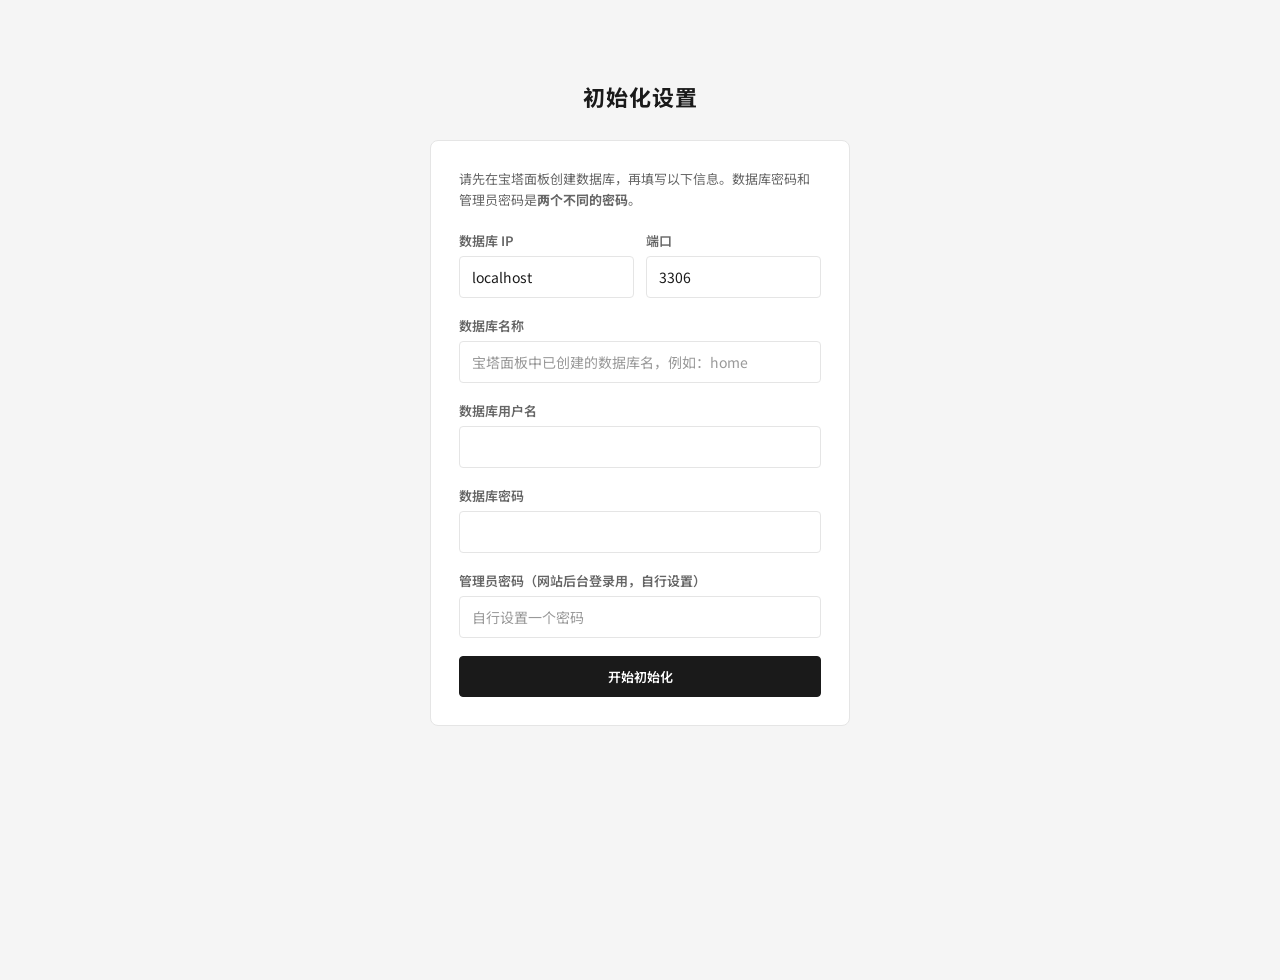
<file: admin.html>
<!DOCTYPE html>
<html lang="zh-CN">
<head>
    <meta charset="UTF-8">
    <meta name="viewport" content="width=device-width, initial-scale=1.0">
    <title>后台管理</title>
    <link rel="preconnect" href="https://fonts.googleapis.com">
    <link rel="preconnect" href="https://fonts.gstatic.com" crossorigin>
    <link href="https://fonts.googleapis.com/css2?family=Noto+Sans+SC:wght@400;500;600;700;800&display=swap" rel="stylesheet">
    <link rel="stylesheet" href="css/admin.css">
</head>
<body>

    <div class="toast" id="toast"></div>

    <!-- Setup -->
    <div class="auth-container" id="setup-section" style="display:none;">
        <h1>初始化设置</h1>
        <div class="form-card">
            <form id="setup-form">
                <p class="hint">请先在宝塔面板创建数据库，再填写以下信息。数据库密码和管理员密码是<strong>两个不同的密码</strong>。</p>
                <div class="form-row">
                    <div class="form-group"><label>数据库 IP</label><input type="text" id="setup-db-host" value="localhost"></div>
                    <div class="form-group"><label>端口</label><input type="text" id="setup-db-port" value="3306"></div>
                </div>
                <div class="form-group"><label>数据库名称</label><input type="text" id="setup-db-name" placeholder="宝塔面板中已创建的数据库名，例如：home"></div>
                <div class="form-group"><label>数据库用户名</label><input type="text" id="setup-db-user" placeholder=""></div>
                <div class="form-group"><label>数据库密码</label><input type="password" id="setup-db-pass" placeholder=""></div>
                <div class="form-group"><label>管理员密码（网站后台登录用，自行设置）</label><input type="password" id="setup-admin-pass" placeholder="自行设置一个密码"></div>
                <button type="submit" class="btn btn-primary btn-block" id="setup-submit">开始初始化</button>
            </form>
        </div>
    </div>

    <!-- Config Result -->
    <div class="auth-container" id="config-section" style="display:none;">
        <h1>初始化完成</h1>
        <div class="form-card">
            <p class="hint">数据库已初始化成功。请将以下内容保存为 <strong>config.php</strong> 文件，上传到网站根目录，然后点击下方按钮继续。</p>
            <div class="form-group">
                <textarea id="config-code" readonly style="width:100%;height:180px;font-family:monospace;font-size:12px;resize:none;padding:12px;border:1px solid #E5E5E5;border-radius:4px;background:#F9F9F9;"></textarea>
            </div>
            <button class="btn btn-primary btn-block" id="config-done">我已保存 config.php，前往登录</button>
        </div>
    </div>

    <!-- Login -->
    <div class="auth-container" id="login-section" style="display:none;">
        <h1>后台登录</h1>
        <div class="form-card">
            <form id="login-form">
                <div class="form-group"><label>管理员密码</label><input type="password" id="login-password" placeholder="请输入管理员密码" autofocus></div>
                <button type="submit" class="btn btn-primary btn-block">登 录</button>
            </form>
        </div>
    </div>

    <!-- Admin -->
    <div id="admin-layout" style="display:none;">
        <nav class="admin-navbar">
            <a href="#" class="brand">后台管理</a>
            <ul class="nav-links">
                <li><a data-tab="settings" class="active">站点设置</a></li>
                <li><a data-tab="categories">分类管理</a></li>
                <li><a data-tab="links">卡片管理</a></li>
                <li><a data-tab="announcements">公告管理</a></li>
                <li><a data-tab="social">社交链接</a></li>
            </ul>
            <div class="nav-actions">
                <a href="/" target="_blank">查看前台</a>
                <a id="logout-btn" href="#">退出</a>
            </div>
        </nav>

        <main class="admin-main">

            <div class="panel active" id="panel-settings">
                <h2>站点设置</h2>
                <div class="settings-form">
                    <div class="form-group"><label>标签页标题（浏览器标签栏显示）</label><input type="text" id="setting-site_title"></div>
                    <div class="form-group"><label>头部标题前缀（普通样式）</label><input type="text" id="setting-profile_title_prefix"></div>
                    <div class="form-group"><label>头部标题名称（流光特效）</label><input type="text" id="setting-profile_title_name"></div>
                    <div class="form-group"><label>流光底色</label><input type="color" id="setting-profile_name_color1" value="#1A1A1A" style="width:50px;height:36px;padding:2px;"> <input type="text" id="setting-profile_name_color1_hex" placeholder="#1A1A1A" style="width:100px;" maxlength="7"></div>
                    <div class="form-group"><label>流光光线色</label><input type="color" id="setting-profile_name_color2" value="#666666" style="width:50px;height:36px;padding:2px;"> <input type="text" id="setting-profile_name_color2_hex" placeholder="#666666" style="width:100px;" maxlength="7"></div>
                    <div class="form-group"><label>流光速度（1-30秒）</label><input type="number" id="setting-profile_anim_speed" value="5" min="1" max="30" style="width:80px;"></div>
                    <div class="form-group"><label>流光粗细（1-100）</label><input type="number" id="setting-profile_anim_width" value="16" min="1" max="100" style="width:80px;"></div>
                    <div class="form-group"><label>头部简介</label><input type="text" id="setting-profile_bio"></div>
                    <div class="form-group"><label>页脚 Powered by</label><input type="text" id="setting-footer_powered"></div>
                    <div class="form-group"><label>页脚 Copyright</label><input type="text" id="setting-footer_copyright"></div>
                    <div class="form-group"><label>ICP 备案号</label><input type="text" id="setting-icp_number"></div>
                    <div class="form-group"><label>ICP 备案查询链接</label><input type="text" id="setting-icp_url" value="https://beian.miit.gov.cn/"></div>
                    <div class="form-group"><label>公安备案号</label><input type="text" id="setting-police_number"></div>
                    <div class="form-group"><label>公安备案查询链接</label><input type="text" id="setting-police_url"></div>
                    <div class="form-group"><label>修改管理员密码（留空不修改）</label><input type="password" id="setting-admin_password" placeholder="留空则不修改"></div>
                    <button class="btn btn-primary" id="save-settings">保存设置</button>
                </div>
            </div>

            <div class="panel" id="panel-categories">
                <h2>分类管理</h2>
                <div class="toolbar">
                    <span class="hint-text">管理前台卡片的分组类别</span>
                    <button class="btn btn-primary" id="btn-add-cat">新增分类</button>
                </div>
                <div class="table-wrap">
                    <table><thead><tr><th>中文标题</th><th>英文标题</th><th>排序</th><th>操作</th></tr></thead>
                    <tbody id="cat-table-body"></tbody></table>
                </div>
            </div>

            <div class="panel" id="panel-links">
                <h2>卡片管理</h2>
                <div class="toolbar">
                    <div class="toolbar-left">
                        <select id="link-filter-cat"><option value="">全部分类</option></select>
                    </div>
                    <button class="btn btn-primary" id="btn-add-link">新增卡片</button>
                </div>
                <div class="table-wrap">
                    <table><thead><tr><th>标题</th><th>分类</th><th>描述</th><th>排序</th><th>操作</th></tr></thead>
                    <tbody id="link-table-body"></tbody></table>
                </div>
            </div>

            <!-- Announcements Panel -->
            <div class="panel" id="panel-announcements">
                <h2>公告管理</h2>
                <div class="toolbar">
                    <span class="hint-text">公告将在前台页面右上角显示，支持 Markdown 格式</span>
                    <button class="btn btn-primary" id="btn-add-announce">新增公告</button>
                </div>
                <div class="table-wrap">
                    <table><thead><tr><th>标题</th><th>状态</th><th>排序</th><th>操作</th></tr></thead>
                    <tbody id="announce-table-body"></tbody></table>
                </div>
            </div>

            <!-- Social Links Panel -->
            <div class="panel" id="panel-social">
                <h2>社交链接</h2>
                <div class="toolbar">
                    <span class="hint-text">前台头部区域的圆形社交图标，填写图标图片链接和跳转地址</span>
                    <button class="btn btn-primary" id="btn-add-social">新增链接</button>
                </div>
                <div class="table-wrap">
                    <table><thead><tr><th>名称</th><th>图标链接</th><th>跳转地址</th><th>排序</th><th>操作</th></tr></thead>
                    <tbody id="social-table-body"></tbody></table>
                </div>
            </div>

        </main>
    </div>

    <!-- Modal -->
    <div class="modal-overlay" id="modal-overlay">
        <div class="modal">
            <h3 id="modal-title">编辑</h3>
            <div id="modal-body"></div>
            <div class="modal-actions">
                <button class="btn btn-secondary" id="modal-cancel">取消</button>
                <button class="btn btn-primary" id="modal-save">保存</button>
            </div>
        </div>
    </div>

    <script src="js/admin.js"></script>
</body>
</html>
</file>
<file: css/admin.css>
/* ===== Admin CSS ===== */
:root {
    --accent: #1A1A1A;
    --text-primary: #1A1A1A;
    --text-secondary: #666666;
    --text-muted: #999999;
    --bg-primary: #FFFFFF;
    --bg-secondary: #F5F5F5;
    --bg-tertiary: #EEEEEE;
    --border-light: #E5E5E5;
    --border-medium: #CCCCCC;
    --border-dark: #999999;
    --radius-sm: 4px;
    --radius-md: 8px;
    --font-family: 'Noto Sans SC', -apple-system, BlinkMacSystemFont, 'Segoe UI', sans-serif;
}

* { box-sizing: border-box; margin: 0; padding: 0; }

body {
    font-family: var(--font-family);
    color: var(--text-primary);
    background: var(--bg-secondary);
    min-height: 100vh;
    -webkit-font-smoothing: antialiased;
}

/* ===== Top Navbar ===== */
.admin-navbar {
    background: var(--bg-primary);
    border-bottom: 1px solid var(--border-light);
    display: flex;
    align-items: center;
    justify-content: space-between;
    padding: 0 24px;
    height: 56px;
}

.admin-navbar .brand {
    font-size: 18px;
    font-weight: 700;
    color: var(--accent);
    letter-spacing: 1px;
    text-decoration: none;
}

.admin-navbar .nav-links {
    display: flex;
    align-items: center;
    gap: 2px;
    list-style: none;
}

.admin-navbar .nav-links a {
    display: inline-block;
    padding: 8px 16px;
    border-radius: var(--radius-sm);
    font-size: 13px;
    font-weight: 500;
    color: var(--text-secondary);
    text-decoration: none;
    cursor: pointer;
    transition: all 0.15s;
}

.admin-navbar .nav-links a:hover,
.admin-navbar .nav-links a.active {
    color: var(--accent);
    background: var(--bg-secondary);
}

.admin-navbar .nav-actions {
    display: flex;
    align-items: center;
    gap: 12px;
}

.admin-navbar .nav-actions a {
    font-size: 12px;
    color: var(--text-muted);
    text-decoration: none;
    cursor: pointer;
}

.admin-navbar .nav-actions a:hover {
    color: var(--accent);
}

/* ===== Main Content ===== */
.admin-main {
    max-width: 1000px;
    margin: 0 auto;
    padding: 32px 24px;
}

.admin-main h2 {
    font-size: 20px;
    font-weight: 700;
    color: var(--accent);
    margin-bottom: 24px;
}

/* ===== Panel ===== */
.panel {
    display: none;
}

.panel.active {
    display: block;
}

/* ===== Setup / Login ===== */
.auth-container {
    max-width: 460px;
    margin: 80px auto;
    padding: 0 20px;
}

.auth-container h1 {
    text-align: center;
    font-size: 22px;
    font-weight: 700;
    color: var(--accent);
    margin-bottom: 28px;
    letter-spacing: 1px;
}

.form-card {
    background: var(--bg-primary);
    border: 1px solid var(--border-light);
    border-radius: var(--radius-md);
    padding: 28px;
}

.form-card .hint {
    font-size: 13px;
    color: var(--text-secondary);
    margin-bottom: 20px;
    line-height: 1.6;
}

.form-group {
    margin-bottom: 18px;
}

.form-group label {
    display: block;
    font-size: 13px;
    font-weight: 600;
    color: var(--text-secondary);
    margin-bottom: 6px;
}

.form-group input,
.form-group textarea,
.form-group select {
    width: 100%;
    padding: 10px 12px;
    border: 1px solid var(--border-light);
    border-radius: var(--radius-sm);
    font-size: 14px;
    font-family: var(--font-family);
    color: var(--text-primary);
    background: var(--bg-primary);
    transition: border-color 0.2s;
}

.form-group input:focus,
.form-group textarea:focus,
.form-group select:focus {
    outline: none;
    border-color: var(--accent);
}

.form-group input::placeholder {
    color: var(--text-muted);
}

.form-row {
    display: flex;
    gap: 12px;
}

.form-row .form-group {
    flex: 1;
}

/* ===== Buttons ===== */
.btn {
    display: inline-block;
    padding: 10px 22px;
    border: 1px solid var(--border-light);
    border-radius: var(--radius-sm);
    font-size: 13px;
    font-weight: 600;
    font-family: var(--font-family);
    cursor: pointer;
    transition: all 0.15s;
    background: var(--bg-primary);
    color: var(--text-primary);
}

.btn-primary {
    background: var(--accent);
    color: #FFFFFF;
    border-color: var(--accent);
}

.btn-primary:hover {
    background: #333333;
}

.btn-secondary {
    background: var(--bg-primary);
    color: var(--text-primary);
}

.btn-secondary:hover {
    background: var(--bg-tertiary);
}

.btn-danger {
    color: #555555;
    border-color: var(--border-medium);
}

.btn-danger:hover {
    background: #EEEEEE;
    color: #222222;
}

.btn-sm {
    padding: 4px 10px;
    font-size: 12px;
}

.btn-block {
    width: 100%;
    display: block;
}

/* ===== Toolbar ===== */
.toolbar {
    display: flex;
    align-items: center;
    justify-content: space-between;
    margin-bottom: 16px;
    gap: 12px;
}

.toolbar-left {
    display: flex;
    gap: 8px;
    align-items: center;
}

.toolbar-left select {
    padding: 8px 12px;
    border: 1px solid var(--border-light);
    border-radius: var(--radius-sm);
    font-size: 13px;
    font-family: var(--font-family);
    color: var(--text-primary);
    background: var(--bg-primary);
}

.toolbar .hint-text {
    font-size: 13px;
    color: var(--text-muted);
}

/* ===== Table ===== */
.table-wrap {
    background: var(--bg-primary);
    border: 1px solid var(--border-light);
    border-radius: var(--radius-md);
    overflow: hidden;
}

table {
    width: 100%;
    border-collapse: collapse;
}

table th, table td {
    padding: 12px 16px;
    text-align: left;
    font-size: 13px;
    border-bottom: 1px solid var(--border-light);
}

table th {
    background: var(--bg-secondary);
    font-weight: 600;
    color: var(--text-secondary);
    font-size: 12px;
    letter-spacing: 0.5px;
}

table tr:last-child td {
    border-bottom: none;
}

table tr:hover td {
    background: #FAFAFA;
}

.table-actions {
    display: flex;
    gap: 6px;
}

/* ===== Settings Form ===== */
.settings-form {
    background: var(--bg-primary);
    border: 1px solid var(--border-light);
    border-radius: var(--radius-md);
    padding: 24px;
    max-width: 640px;
}

.settings-form .form-group {
    margin-bottom: 16px;
}

.settings-form label {
    display: block;
    font-size: 13px;
    font-weight: 600;
    color: var(--text-secondary);
    margin-bottom: 6px;
}

.settings-form input,
.settings-form textarea {
    width: 100%;
    padding: 10px 12px;
    border: 1px solid var(--border-light);
    border-radius: var(--radius-sm);
    font-size: 14px;
    font-family: var(--font-family);
    color: var(--text-primary);
    transition: border-color 0.2s;
}

.settings-form textarea {
    resize: vertical;
    min-height: 60px;
}

.settings-form input:focus,
.settings-form textarea:focus {
    outline: none;
    border-color: var(--accent);
}

/* ===== Modal ===== */
.modal-overlay {
    display: none;
    position: fixed;
    top: 0; left: 0; right: 0; bottom: 0;
    background: rgba(0,0,0,0.35);
    z-index: 200;
    align-items: center;
    justify-content: center;
}

.modal-overlay.active {
    display: flex;
}

.modal {
    background: var(--bg-primary);
    border: 1px solid var(--border-light);
    border-radius: var(--radius-md);
    padding: 28px;
    width: 480px;
    max-width: 90vw;
    max-height: 80vh;
    overflow-y: auto;
}

.modal h3 {
    font-size: 16px;
    font-weight: 700;
    margin-bottom: 20px;
    color: var(--accent);
}

.modal-actions {
    display: flex;
    gap: 8px;
    justify-content: flex-end;
    margin-top: 20px;
}

/* ===== Toast ===== */
.toast {
    position: fixed;
    top: 24px;
    right: 24px;
    z-index: 300;
    padding: 12px 20px;
    border-radius: var(--radius-sm);
    font-size: 13px;
    font-weight: 500;
    opacity: 0;
    transform: translateY(-10px);
    transition: all 0.3s;
    pointer-events: none;
    border: 1px solid var(--border-light);
}

.toast.show {
    opacity: 1;
    transform: translateY(0);
}

.toast-success {
    background: var(--bg-primary);
    color: var(--text-primary);
}

.toast-error {
    background: #333333;
    color: #FFFFFF;
    border-color: #333333;
}

/* ===== Responsive ===== */
@media (max-width: 768px) {
    .admin-navbar {
        padding: 0 12px;
    }
    .admin-navbar .nav-links a {
        padding: 6px 10px;
        font-size: 12px;
    }
    .admin-main {
        padding: 20px 16px;
    }
    .auth-container {
        margin: 40px auto;
    }
}
</file>
